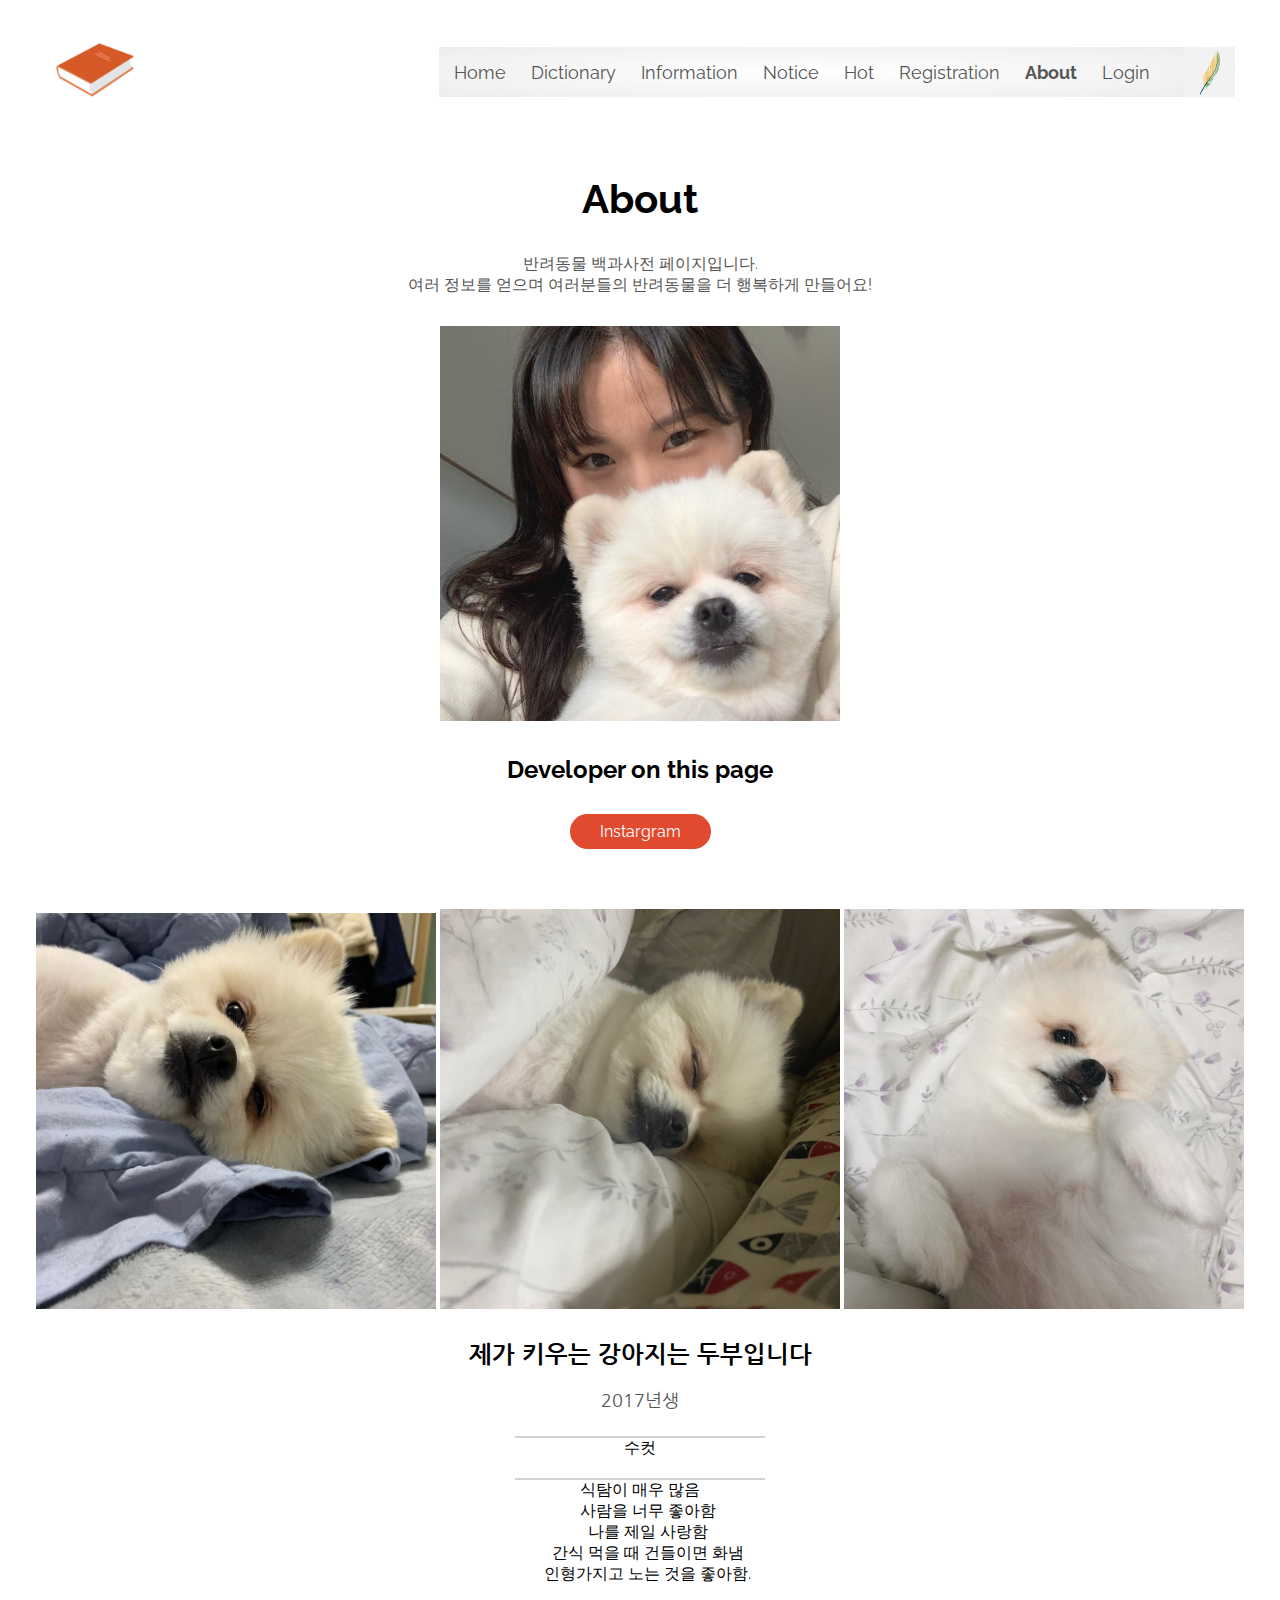
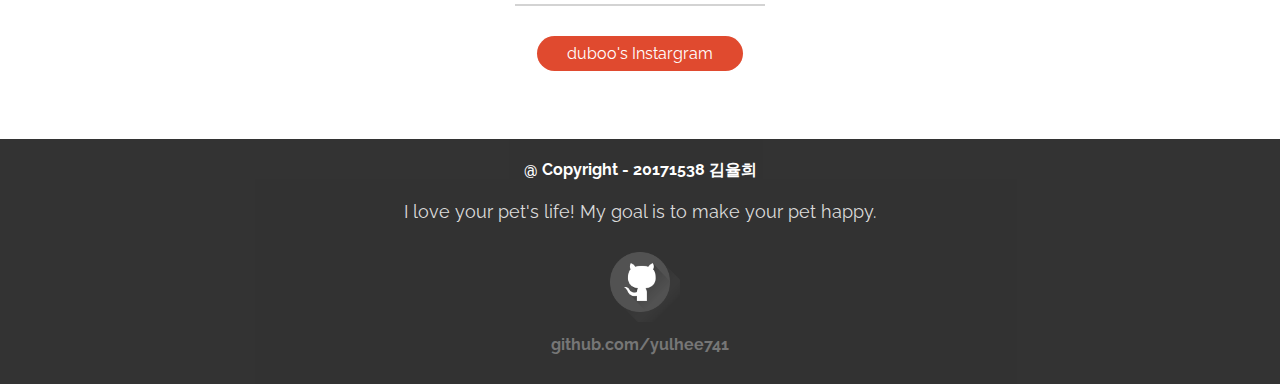
<file: about.html>
<!DOCTYPE html>
<html lang="en">
<head>
    <meta charset="UTF-8">
    <title>Luv Pet</title>
    <link rel="stylesheet" href="css/about.css">
    <link rel="preconnect" href="https://fonts.gstatic.com">
<link href="https://fonts.googleapis.com/css2?family=Raleway:ital,wght@0,300;0,600;1,300&display=swap" rel="stylesheet">
<link href="https://fonts.googleapis.com/css2?family=Do+Hyeon&family=Nanum+Gothic:wght@400;700&display=swap" rel="stylesheet">

</head>
<body>

    <div class="header">
    <div class="container">
        <div class="navbar">
            <div class="logo">
                <a href="index.html"><img src="images/logo.png" width="100px"></a>
            </div>
            <nav>
                <ul>
                    <li><a href="index.html">Home</a></li>
                    <li><a href="dictionary.html">Dictionary</a></li>
                    <div class="dropdown">
                        <li><a id="myBtn" class="dropbtn">Information</a></li>
                        <div id="myDropdown" class="dropdown-content">
                            <a href="information.html">Dog</a>
                            <a href="info_cat.html">Cat</a>
                            <a href="info_another.html">Another</a>
                          </div>
                    </div>  
                    <li><a href="notice.html">Notice</a></li>
                    <li><a href="hot.html">Hot</a></li>
                    <li><a href="registration.html">Registration</a></li>
                    <li style="font-weight: bold;"><a href="about.html">About</a></li>
                    <li><a href="login.html">Login</a></li>
                </ul>
            </nav>
            <img src="images/pen.png" width="50px" height="50px">
        </div>
        <div class="row">
            <div class="col-2">
                <h1>About</h1>
                <p>
                    반려동물 백과사전 페이지입니다. <br>
                    여러 정보를 얻으며 여러분들의 반려동물을 더 행복하게 만들어요!
                </p>
            </div>
            <div class="col-2">
                <img src="images/about1.jpg">      
                <h2>
                    Developer on this page
                </h2>
                <a href="https://www.instagram.com/yulludy/" class="btn">Instargram</a>
            </div>

            <div class="col-2">
                <img src="images/duboo1.jpg">
                <img src="images/dubbo2.jpg">  
                <img src="images/duboo3.jpg">        
                <h2 style="font-family: 'Nanum Gothic', sans-serif;">
                    제가 키우는 강아지는 두부입니다
                </h2>
                <p class="duboo"><br>
                    2017년생<br>
                    <br>
                    <hr style="border: solid 1px lightgray; width: 250px; margin:auto;">
                    수컷<br>
                    <br>
                    <hr style="border: solid 1px lightgray; width: 250px; margin:auto;">
                    식탐이 매우 많음 <br>
                    &emsp;사람을 너무 좋아함<br>
                    &emsp;나를 제일 사랑함<br>
                    &emsp;간식 먹을 때 건들이면 화냄<br>
                    &emsp;인형가지고 노는 것을 좋아함.<br>
                    <br>
                    <hr style="border: solid 1px lightgray; width: 250px; margin:auto;">
                </p>
                <a href="https://www.instagram.com/dubooang/" class="btn">duboo's Instargram</a>
            </div>
            <br> 
            <br>
        </div>
    </div>
</div>
    

    <div class="footer">
        <div class="container">
            <div class="row">
                <div class="footer-col-1">
                    <h3>@ Copyright - 20171538 김율희</h3>
                    <p>
                        I love your pet's life! My goal is to make your pet happy.
                    </p>
                </div>
            </div>
            <div class="footer-col-2">
                <a href="https://github.com/yulhee741"><img src="images/git.png"></a>
                <h3><a href="https://github.com/yulhee741">github.com/yulhee741</a></h3>
            </div>
        </div>
    </div>

    <script>
        document.getElementById("myBtn").onclick = function() {myFunction()};
        
        function myFunction() {
          document.getElementById("myDropdown").classList.toggle("show");
        }
    </script>
</body>
</html>
</file>
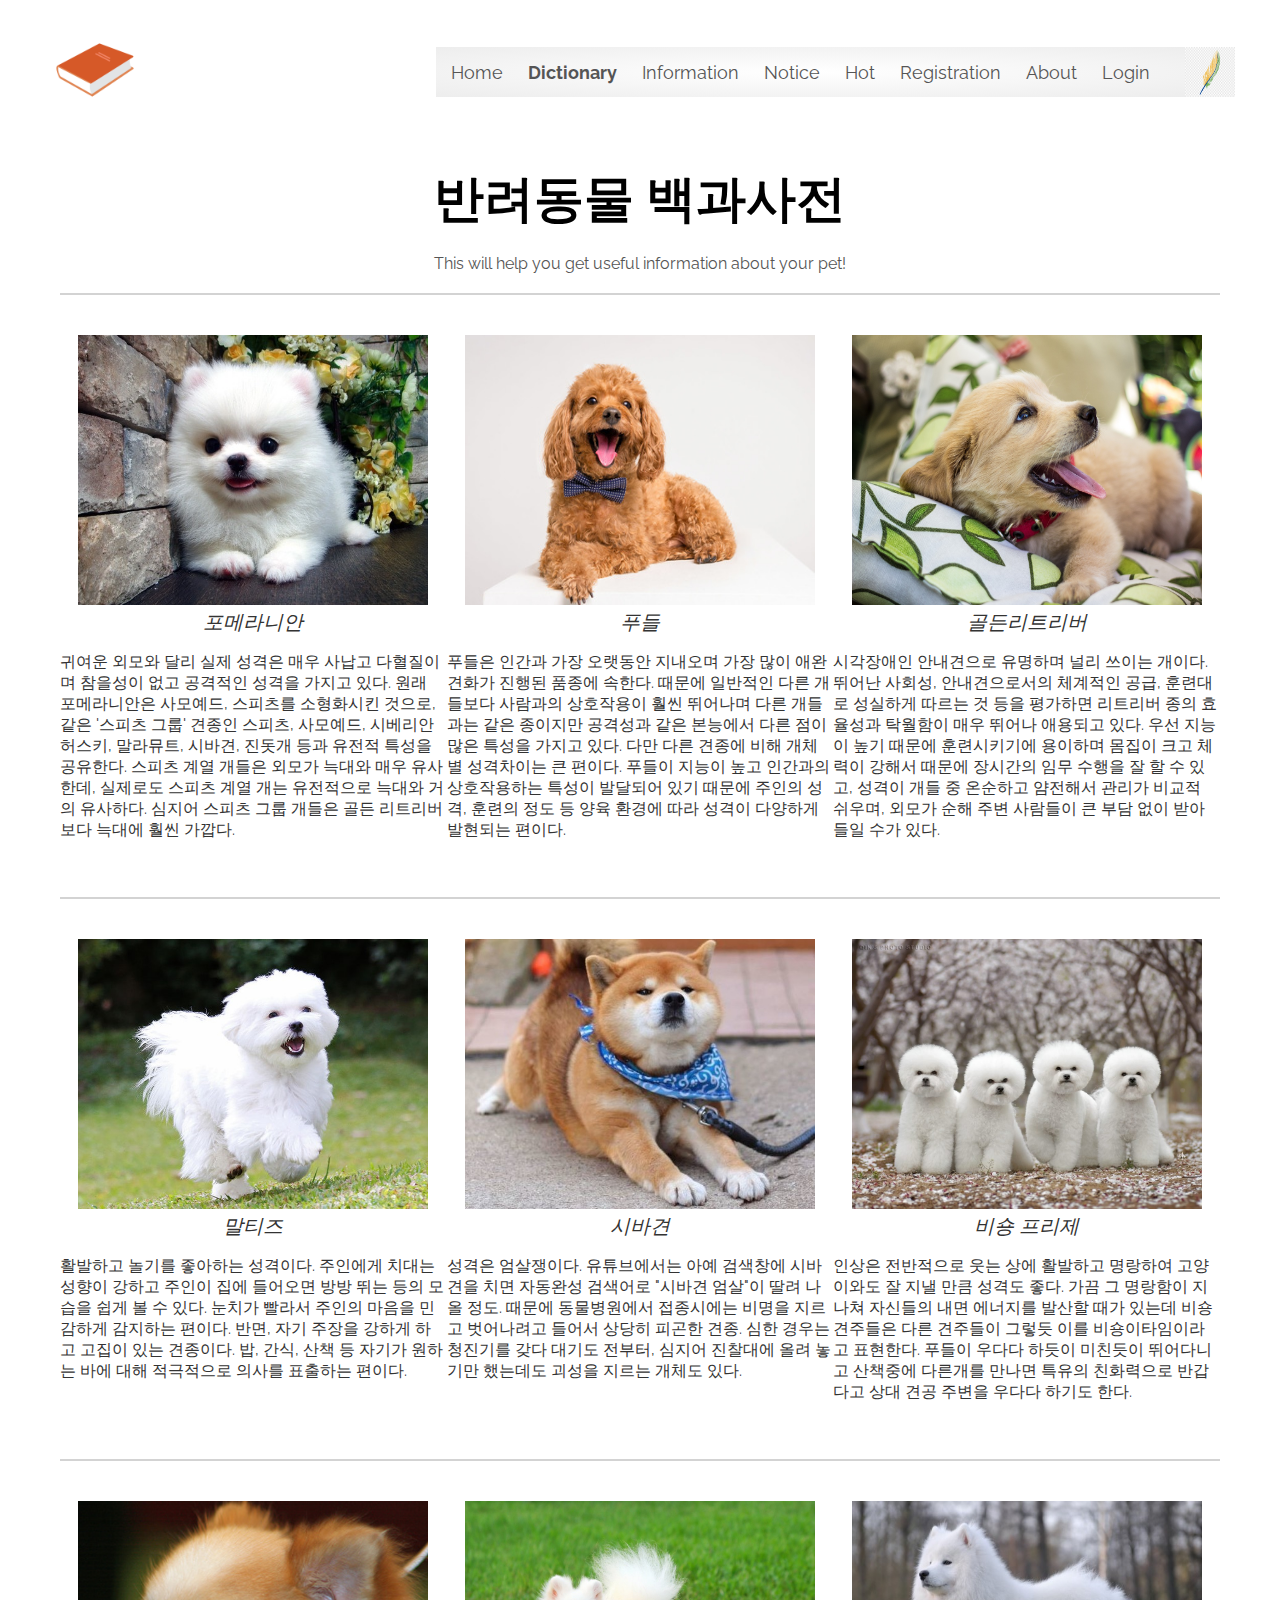
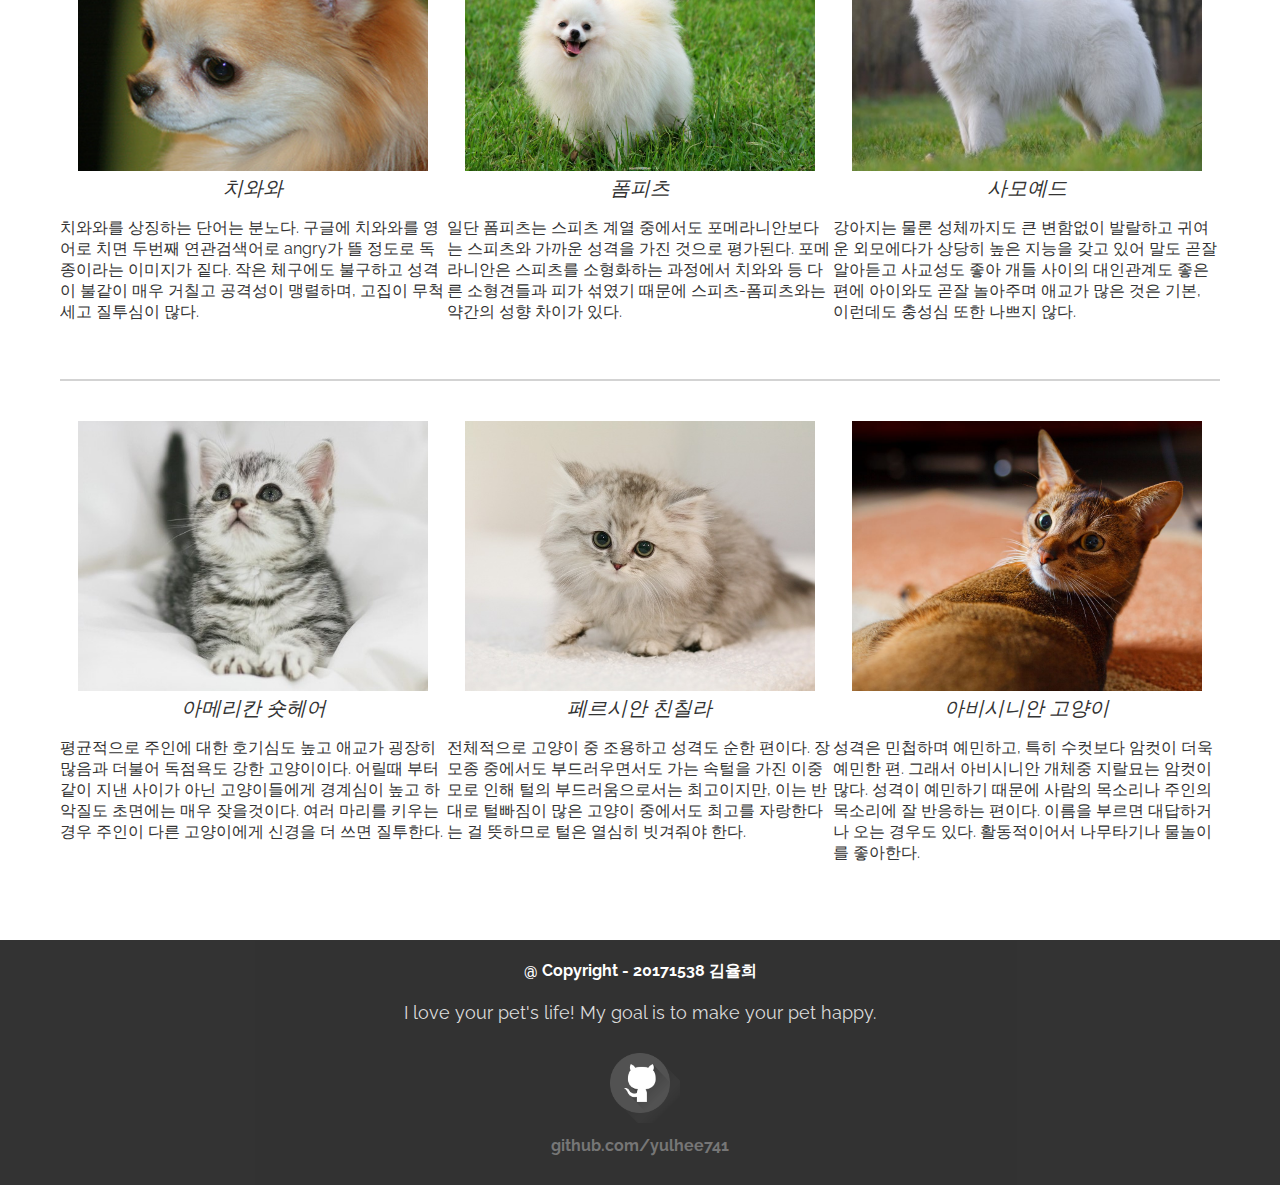
<file: dictionary.html>
<!DOCTYPE html>
<html lang="en">
<head>
    <meta charset="UTF-8">
    <title>Luv Pet</title>
    <link rel="stylesheet" href="css/dictionary.css">
    <link rel="preconnect" href="https://fonts.gstatic.com">
<link href="https://fonts.googleapis.com/css2?family=Raleway:ital,wght@0,300;0,600;1,300&display=swap" rel="stylesheet">

</head>
<body>

<div class="header">
    <div class="container">
        <div class="nav-top">
            <div class="navbar">
                <div class="logo">
                    <a href="index.html"><img src="images/logo.png" width="100px"></a>
                </div>
                <nav>
                    <ul>
                        <li><a href="index.html">Home</a></li>
                        <li style="font-weight: bold;"><a href="dictionary.html">Dictionary</a></li>
                        <div class="dropdown">
                            <li><a id="myBtn" class="dropbtn">Information</a></li>
                            <div id="myDropdown" class="dropdown-content">
                                <a href="information.html">Dog</a>
                                <a href="info_cat.html">Cat</a>
                                <a href="info_another.html">Another</a>
                              </div>
                        </div>  
                        <li><a href="notice.html">Notice</a></li>
                        <li><a href="hot.html">Hot</a></li>
                        <li><a href="registration.html">Registration</a></li>
                        <li><a href="about.html">About</a></li>
                        <li><a href="login.html">Login</a></li>
                    </ul>
                </nav>
                <img src="images/pen.png" width="50px" height="50px">
            </div>
        </div>
        <div class="row-top">
            <div class="col-2">
                <h1>반려동물 백과사전</h1>
                <p>
                    This will help you get useful information about your pet!
                </p>
            </div>
        </div>
    </div>
</div>
    


<div class="dog-section">
    <div class="inner-width">
        <hr style="border: solid 1px lightgray;">
        <div class="pers">
            <div class="pe">
                <a href="https://namu.wiki/w/%ED%8F%AC%EB%A9%94%EB%9D%BC%EB%8B%88%EC%95%88">
                    <img src="images/dog1.jpg" alt="">
                </a>
                <div class="p-name">포메라니안</div>
                <div class="p-des">
                    귀여운 외모와 달리 실제 성격은 매우 사납고 다혈질이며 참을성이 없고 공격적인 성격을 가지고 있다.
                    원래 포메라니안은 사모예드, 스피츠를 소형화시킨 것으로, 같은 '스피츠 그룹' 견종인 스피츠, 사모예드, 
                    시베리안 허스키, 말라뮤트, 시바견, 진돗개 등과 유전적 특성을 공유한다. 스피츠 계열 개들은 외모가 늑대와 매우 유사한데, 
                    실제로도 스피츠 계열 개는 유전적으로 늑대와 거의 유사하다. 심지어 스피츠 그룹 개들은 골든 리트리버보다 늑대에 훨씬 가깝다.
                </div>
            </div>
        </div>

        <div class="pers">

            <div class="pe">
                <a href="https://namu.wiki/w/%ED%91%B8%EB%93%A4">
                    <img src="images/dog2.jpg" alt="">
                </a>
                <div class="p-name">푸들</div>
                <div class="p-des">
                    푸들은 인간과 가장 오랫동안 지내오며 가장 많이 애완견화가 진행된 품종에 속한다. 
                    때문에 일반적인 다른 개들보다 사람과의 상호작용이 훨씬 뛰어나며 다른 개들과는 같은 종이지만 공격성과 같은 본능에서 다른 점이 많은 특성을 가지고 있다.
                    다만 다른 견종에 비해 개체별 성격차이는 큰 편이다. 푸들이 지능이 높고 인간과의 상호작용하는 특성이 발달되어 있기 때문에 주인의 성격, 
                    훈련의 정도 등 양육 환경에 따라 성격이 다양하게 발현되는 편이다.
                </div>
            </div>
        </div>

        <div class="pers">

            <div class="pe">
                <a href="https://namu.wiki/w/%EA%B3%A8%EB%93%A0%20%EB%A6%AC%ED%8A%B8%EB%A6%AC%EB%B2%84?from=%EA%B3%A8%EB%93%A0%EB%A6%AC%ED%8A%B8%EB%A6%AC%EB%B2%84">
                <img src="images/dog3.jpg" alt="">
                </a>
                <div class="p-name">골든리트리버</div>
                <div class="p-des">
                    시각장애인 안내견으로 유명하며 널리 쓰이는 개이다. 뛰어난 사회성, 안내견으로서의 체계적인 공급,
                    훈련대로 성실하게 따르는 것 등을 평가하면 리트리버 종의 효율성과 탁월함이 매우 뛰어나 애용되고 있다. 
                    우선 지능이 높기 때문에 훈련시키기에 용이하며 몸집이 크고 체력이 강해서 때문에 
                    장시간의 임무 수행을 잘 할 수 있고, 성격이 개들 중 온순하고 얌전해서 관리가 비교적 쉬우며, 외모가 순해 주변 사람들이 큰 부담 없이 받아들일 수가 있다. 
                </div>
            </div>
        </div>
        <hr style="border: solid 1px lightgray;">
        <div class="pers">

            <div class="pe">
                <a href="https://namu.wiki/w/%EB%AA%B0%ED%8B%B0%EC%A6%88?from=%EB%A7%90%ED%8B%B0%EC%A6%88">
                <img src="images/dog4.jpg" alt="">
                </a>
                <div class="p-name">말티즈</div>
                <div class="p-des">
                    활발하고 놀기를 좋아하는 성격이다. 주인에게 치대는 성향이 강하고 주인이 집에 들어오면 방방 뛰는 등의 모습을 쉽게 볼 수 있다. 
                    눈치가 빨라서 주인의 마음을 민감하게 감지하는 편이다. 반면, 자기 주장을 강하게 하고 고집이 있는 견종이다. 
                    밥, 간식, 산책 등 자기가 원하는 바에 대해 적극적으로 의사를 표출하는 편이다. 
                </div>
            </div>
        </div>

        <div class="pers">
           <div class="pe">
            <a href="https://namu.wiki/w/%EC%8B%9C%EB%B0%94%EA%B2%AC">
                <img src="images/dog5.jpg" alt="">
            </a>
                <div class="p-name">시바견</div>
                <div class="p-des">
                    성격은 엄살쟁이다. 유튜브에서는 아예 검색창에 시바견을 치면 자동완성 검색어로 "시바견 엄살"이 딸려 나올 정도. 
                    때문에 동물병원에서 접종시에는 비명을 지르고 벗어나려고 들어서 상당히 피곤한 견종. 심한 경우는 청진기를 갖다 대기도 전부터, 
                    심지어 진찰대에 올려 놓기만 했는데도 괴성을 지르는 개체도 있다.
                </div>
            </div>
        </div>

        <div class="pers">

            <div class="pe">
                <a href="https://namu.wiki/w/%EB%B9%84%EC%88%91%20%ED%94%84%EB%A6%AC%EC%A0%9C?from=%EB%B9%84%EC%88%91">
                <img src="images/dog6.jpg" alt="">
                </a>
                <div class="p-name">비숑 프리제</div>
                <div class="p-des">
                    인상은 전반적으로 웃는 상에 활발하고 명랑하여 고양이와도 잘 지낼 만큼 성격도 좋다. 
                    가끔 그 명랑함이 지나쳐 자신들의 내면 에너지를 발산할 때가 있는데 비숑 견주들은 다른 견주들이 그렇듯 이를 비숑이타임이라고 표현한다. 
                    푸들이 우다다 하듯이 미친듯이 뛰어다니고 산책중에 다른개를 만나면 특유의 친화력으로 반갑다고 상대 견공 주변을 우다다 하기도 한다.
                </div>
            </div>
        </div>
        <hr style="border: solid 1px lightgray;">
        <div class="pers">

            <div class="pe">
                <a href="https://namu.wiki/w/%EC%B9%98%EC%99%80%EC%99%80">
                    <img src="images/dog7.jpg" alt="">
                </a>
                <div class="p-name">치와와</div>
                <div class="p-des">
                    치와와를 상징하는 단어는 분노다. 구글에 치와와를 영어로 치면 두번째 연관검색어로 angry가 뜰 정도로 독종이라는 이미지가 짙다. 
                    작은 체구에도 불구하고 성격이 불같이 매우 거칠고 공격성이 맹렬하며, 고집이 무척 세고 질투심이 많다.
                </div>
            </div>
        </div>

        <div class="pers">

            <div class="pe">
                <a href="https://namu.wiki/w/%ED%8F%BC%ED%94%BC%EC%B8%A0">
                <img src="images/dog8.jpg" alt="">
                </a>
                <div class="p-name">폼피츠</div>
                <div class="p-des">
                    일단 폼피츠는 스피츠 계열 중에서도 포메라니안보다는 스피츠와 가까운 성격을 가진 것으로 평가된다. 
                    포메라니안은 스피츠를 소형화하는 과정에서 치와와 등 다른 소형견들과 피가 섞였기 때문에 
                    스피츠-폼피츠와는 약간의 성향 차이가 있다.
                </div>
            </div>
        </div>

        <div class="pers">

            <div class="pe">
                <a href="https://namu.wiki/w/%EC%82%AC%EB%AA%A8%EC%98%88%EB%93%9C">
                <img src="images/dog9.jpg" alt="">
                </a>
                <div class="p-name">사모예드</div>
                <div class="p-des">
                    강아지는 물론 성체까지도 큰 변함없이 발랄하고 귀여운 외모에다가 상당히 높은 지능을 갖고 있어 말도 곧잘 알아듣고 
                    사교성도 좋아 개들 사이의 대인관계도 좋은 편에 아이와도 곧잘 놀아주며 애교가 많은 것은 기본, 이런데도 충성심 또한 나쁘지 않다.
                </div>
            </div>
        </div>
        <hr style="border: solid 1px lightgray;">
        <div class="pers">

            <div class="pe">
                <a href="https://namu.wiki/w/%EC%95%84%EB%A9%94%EB%A6%AC%EC%B9%B8%20%EC%87%BC%ED%8A%B8%ED%97%A4%EC%96%B4">
                <img src="images/cat_dic1.jpg" alt="">
                </a>
                <div class="p-name">아메리칸 숏헤어</div>
                <div class="p-des">
                    평균적으로 주인에 대한 호기심도 높고 애교가 굉장히 많음과 더불어 독점욕도 강한 고양이이다. 
                    어릴때 부터 같이 지낸 사이가 아닌 고양이들에게 경계심이 높고 하악질도 초면에는 매우 잦을것이다.
                    여러 마리를 키우는 경우 주인이 다른 고양이에게 신경을 더 쓰면 질투한다.
                </div>
            </div>
        </div>

        <div class="pers">

            <div class="pe">
                <a href="https://namu.wiki/w/%ED%8E%98%EB%A5%B4%EC%8B%9C%EC%95%88">
                <img src="images/cat_dic2.jpg" alt="">
                </a>
                <div class="p-name">페르시안 친칠라</div>
                <div class="p-des">
                    전체적으로 고양이 중 조용하고 성격도 순한 편이다. 
                    장모종 중에서도 부드러우면서도 가는 속털을 가진 이중모로 인해 털의 부드러움으로서는 최고이지만, 
                    이는 반대로 털빠짐이 많은 고양이 중에서도 최고를 자랑한다는 걸 뜻하므로 털은 열심히 빗겨줘야 한다.
                </div>
            </div>
        </div>

        <div class="pers">

            <div class="pe">
                <a href="https://namu.wiki/w/%EC%95%84%EB%B9%84%EC%8B%9C%EB%8B%88%EC%95%88%20%EA%B3%A0%EC%96%91%EC%9D%B4?from=%EC%95%84%EB%B9%84%EC%8B%9C%EB%8B%88%EC%95%88">
                <img src="images/cat_dic3.jpg" alt="">
                </a>
                <div class="p-name">아비시니안 고양이</div>
                <div class="p-des">
                    성격은 민첩하며 예민하고, 특히 수컷보다 암컷이 더욱 예민한 편. 그래서 아비시니안 개체중 지랄묘는 암컷이 많다.
                     성격이 예민하기 때문에 사람의 목소리나 주인의 목소리에 잘 반응하는 편이다. 
                     이름을 부르면 대답하거나 오는 경우도 있다. 활동적이어서 나무타기나 물놀이를 좋아한다. 
                </div>
            </div>
        </div>


    </div>
</div>


    <div class="footer">
        <div class="container">
            <div class="row">
                <div class="footer-col-1">
                    <h3>@ Copyright - 20171538 김율희</h3>
                    <p>
                        I love your pet's life! My goal is to make your pet happy.
                    </p>
                </div>
            </div>
            <div class="footer-col-2">
                <a href="https://github.com/yulhee741"><img src="images/git.png"></a>
                <h3><a href="https://github.com/yulhee741">github.com/yulhee741</a></h3>
            </div>
        </div>
    </div>

    <script>
        document.getElementById("myBtn").onclick = function() {myFunction()};
        
        function myFunction() {
          document.getElementById("myDropdown").classList.toggle("show");
        }
    </script>
</body>
</html>
</file>
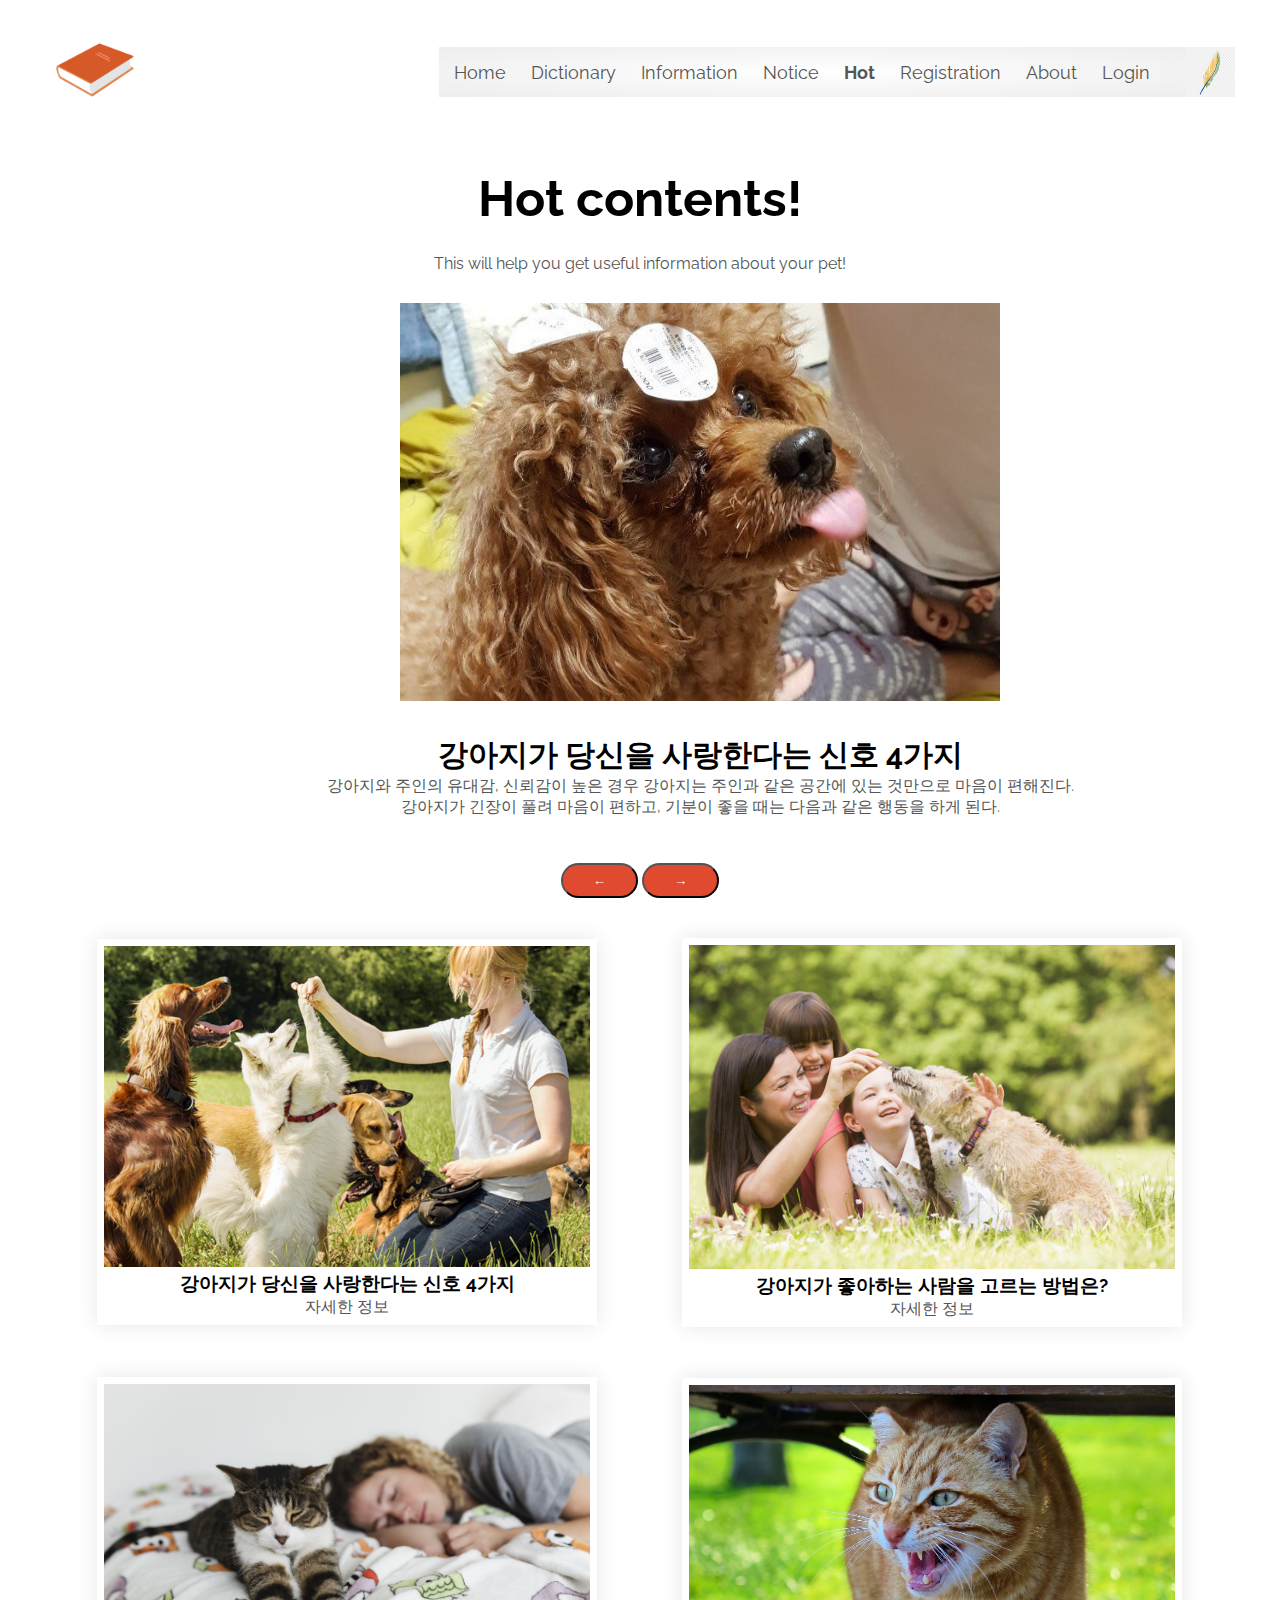
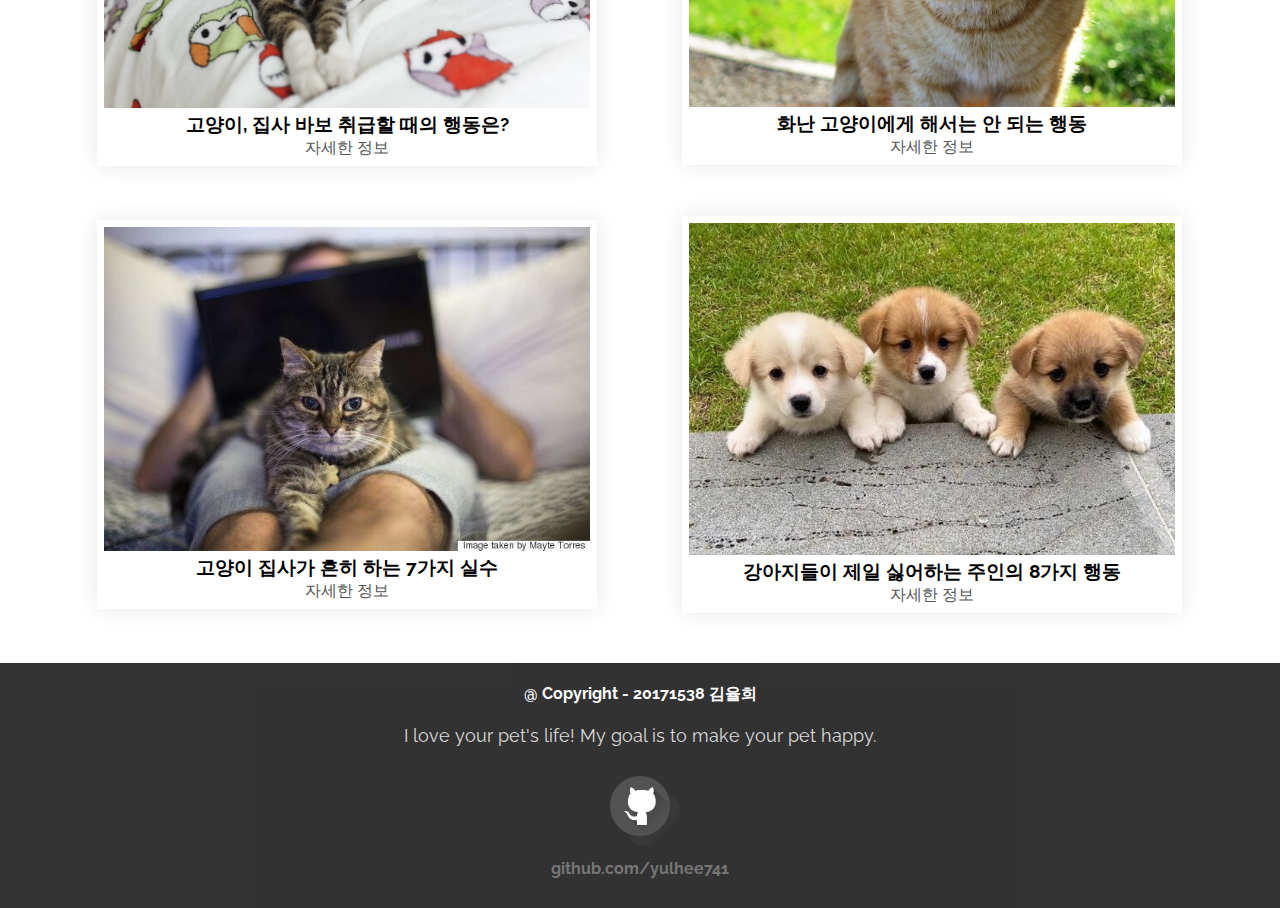
<file: hot.html>
<!DOCTYPE html>
<html lang="en">
<head>
    <meta charset="UTF-8">
    <title>Luv Pet</title>
    <link rel="stylesheet" href="css/hot.css">
    <link rel="preconnect" href="https://fonts.gstatic.com">
<link href="https://fonts.googleapis.com/css2?family=Raleway:ital,wght@0,300;0,600;1,300&display=swap" rel="stylesheet">
<style>
    div.item:nth-child(1) { background:#fff; }
    div.item:nth-child(2) { background: #fff; }
    div.item:nth-child(3) { background-color: #fff; }
</style>
<script src="https://code.jquery.com/jquery-3.4.1.js"></script>
<script>
    $(document).ready(function () {
        var width = $('[data-role="slider"]').attr('data-width');
        var height = $('[data-role="slider"]').attr('data-height');
        var count = $('[data-role="slider"] div.item').length;

        $('[data-role="slider"]').css({
            position: 'relative',
            overflow: 'hidden',
            width: width,
            height: height
        }).find('.container2').css({
            position: 'absolute',
            width: count * width,
            overflow: 'hidden'
        }).find('.item').css({
            width: width,
            height: height,
            float: 'left'
        });

        var currentPage = 0;
        var changePage = function () {
            $('[data-role="slider"] > .container2').animate({
                left: -currentPage * width
            }, 1350);
        };

        $('#left-button').click(function () {
            if(currentPage > 0) {
                currentPage = currentPage - 1;
                changePage();
            }
        });

        $('#right-button').click(function () {
            if (currentPage < count - 1) {
                currentPage = currentPage + 1;
                changePage();
            }
        });
    });
</script>
</head>
<body>

    <div class="header">
    <div class="container">
        <div class="nav-top">
            <div class="navbar">
                <div class="logo">
                    <a href="index.html"><img src="images/logo.png" width="100px"></a>
                </div>
                <nav>
                    <ul>
                        <li><a href="index.html">Home</a></li>
                        <li><a href="dictionary.html">Dictionary</a></li>
                        <div class="dropdown">
                            <li><a id="myBtn" class="dropbtn">Information</a></li>
                            <div id="myDropdown" class="dropdown-content">
                                <a href="information.html">Dog</a>
                                <a href="info_cat.html">Cat</a>
                                <a href="info_another.html">Another</a>
                              </div>
                        </div>  
                        <li><a href="notice.html">Notice</a></li>
                        <li style="font-weight: bold;"><a href="hot.html">Hot</a></li>
                        <li><a href="registration.html">Registration</a></li>
                        <li><a href="about.html">About</a></li>
                        <li><a href="login.html">Login</a></li>
                    </ul>
                </nav>
                <img src="images/pen.png" width="50px" height="50px">
            </div>
        </div>
        <div class="row-top">
            <div class="col-2">
                <h1>Hot contents!</h1>
                <p>
                    This will help you get useful information about your pet!
                </p>
            </div>

            <div class="col-2">
                <div data-role="slider" data-width="1350" data-height="550">
                    <div class="container2" style="margin-bottom:0px;">
                        <div class="item">
                            <img src="images/hot-choco.jpg">
                            <h2 style="font-size:30px;">강아지가 당신을 사랑한다는 신호 4가지</h2>
                            <p>강아지와 주인의 유대감, 신뢰감이 높은 경우 강아지는 주인과 같은 공간에 있는 것만으로 마음이 편해진다. <br>
                                강아지가 긴장이 풀려 마음이 편하고, 기분이 좋을 때는 다음과 같은 행동을 하게 된다.
                            </p>
                        </div>
                        <div class="item">
                            <img src="images/image3.jpg">
                            <h2 style="font-size:30px;">강아지가 좋아하는 사람을 고르는 방법은?</h2>
                            <p>과연 강아지가 좋아하는 사람을 고르는 방법은 무엇일까?</p>
                        </div>
                        <div class="item">
                            <img src="images/image4.jpg">
                            <h2 style="font-size:30px;">고양이, 집사 바보 취급할 때의 행동은?</h2>
                            <p>야생에서 단독 생활을 하는 고양이는 기본적으로 복종에 대한 개념이 없다. <br>
                            따라서 집사와의 생활에서도 집사를 주인이라고 생각하기 보다는 엄마 또는 동료라고 생각한다.
                        </div>
                    </div>
                </div>
                <button id="left-button" class="btn">←</button>
                <button id="right-button" class="btn">→</button>

            </div>
        </div>
    </div>
</div>
    



<div class="small-container">
    <div class="row">
            <div class="col-4">
                <img src="images/image2.jpg">
                <h3>강아지가 당신을 사랑한다는 신호 4가지</h3>
                <a href="https://mypetlife.co.kr/8926/">
                <p>자세한 정보</p>
                </a>
            </div>
        <div class="col-4">
            <img src="images/image3.jpg">
            <h3>강아지가 좋아하는 사람을 고르는 방법은?</h3>
            <a href="https://mypetlife.co.kr/64946/">
            <p>자세한 정보</p>
            </a>
        </div>
        <div class="col-4">
            <img src="images/image4.jpg">
            <h3>고양이, 집사 바보 취급할 때의 행동은?</h3>
            <a href="https://mypetlife.co.kr/64198/">
            <p>자세한 정보</p>
            </a>
        </div>
        <div class="col-4">
            <img src="images/cat_hot1.jpg">
            <h3>화난 고양이에게 해서는 안 되는 행동</h3>
            <a href="https://m.post.naver.com/viewer/postView.nhn?volumeNo=27822333">
            <p>자세한 정보</p>
            </a>
        </div>
        <div class="col-4">
            <img src="images/hot_cat2.jpg">
            <h3>고양이 집사가 흔히 하는 7가지 실수</h3>
            <a href="https://binubaguni.tistory.com/150">
            <p>자세한 정보</p>
            </a>
        </div>
        <div class="col-4">
            <img src="images/image5.jpg">
            <h3>강아지들이 제일 싫어하는 주인의 8가지 행동</h3>
            <a href="https://www.animalplanet.co.kr/news/?artNo=9943">
            <p>자세한 정보</p>
            </a>
        </div>
    </div>
</div>

    

    <div class="footer">
        <div class="container">
            <div class="row">
                <div class="footer-col-1">
                    <h3>@ Copyright - 20171538 김율희</h3>
                    <p>
                        I love your pet's life! My goal is to make your pet happy.
                    </p>
                </div>
            </div>
            <div class="footer-col-2">
                <a href="https://github.com/yulhee741"><img src="images/git.png"></a>
                <h3><a href="https://github.com/yulhee741">github.com/yulhee741</a></h3>
            </div>
        </div>
    </div>

    <script>
        document.getElementById("myBtn").onclick = function() {myFunction()};
        
        function myFunction() {
          document.getElementById("myDropdown").classList.toggle("show");
        }
    </script>
</body>
</html>
</file>
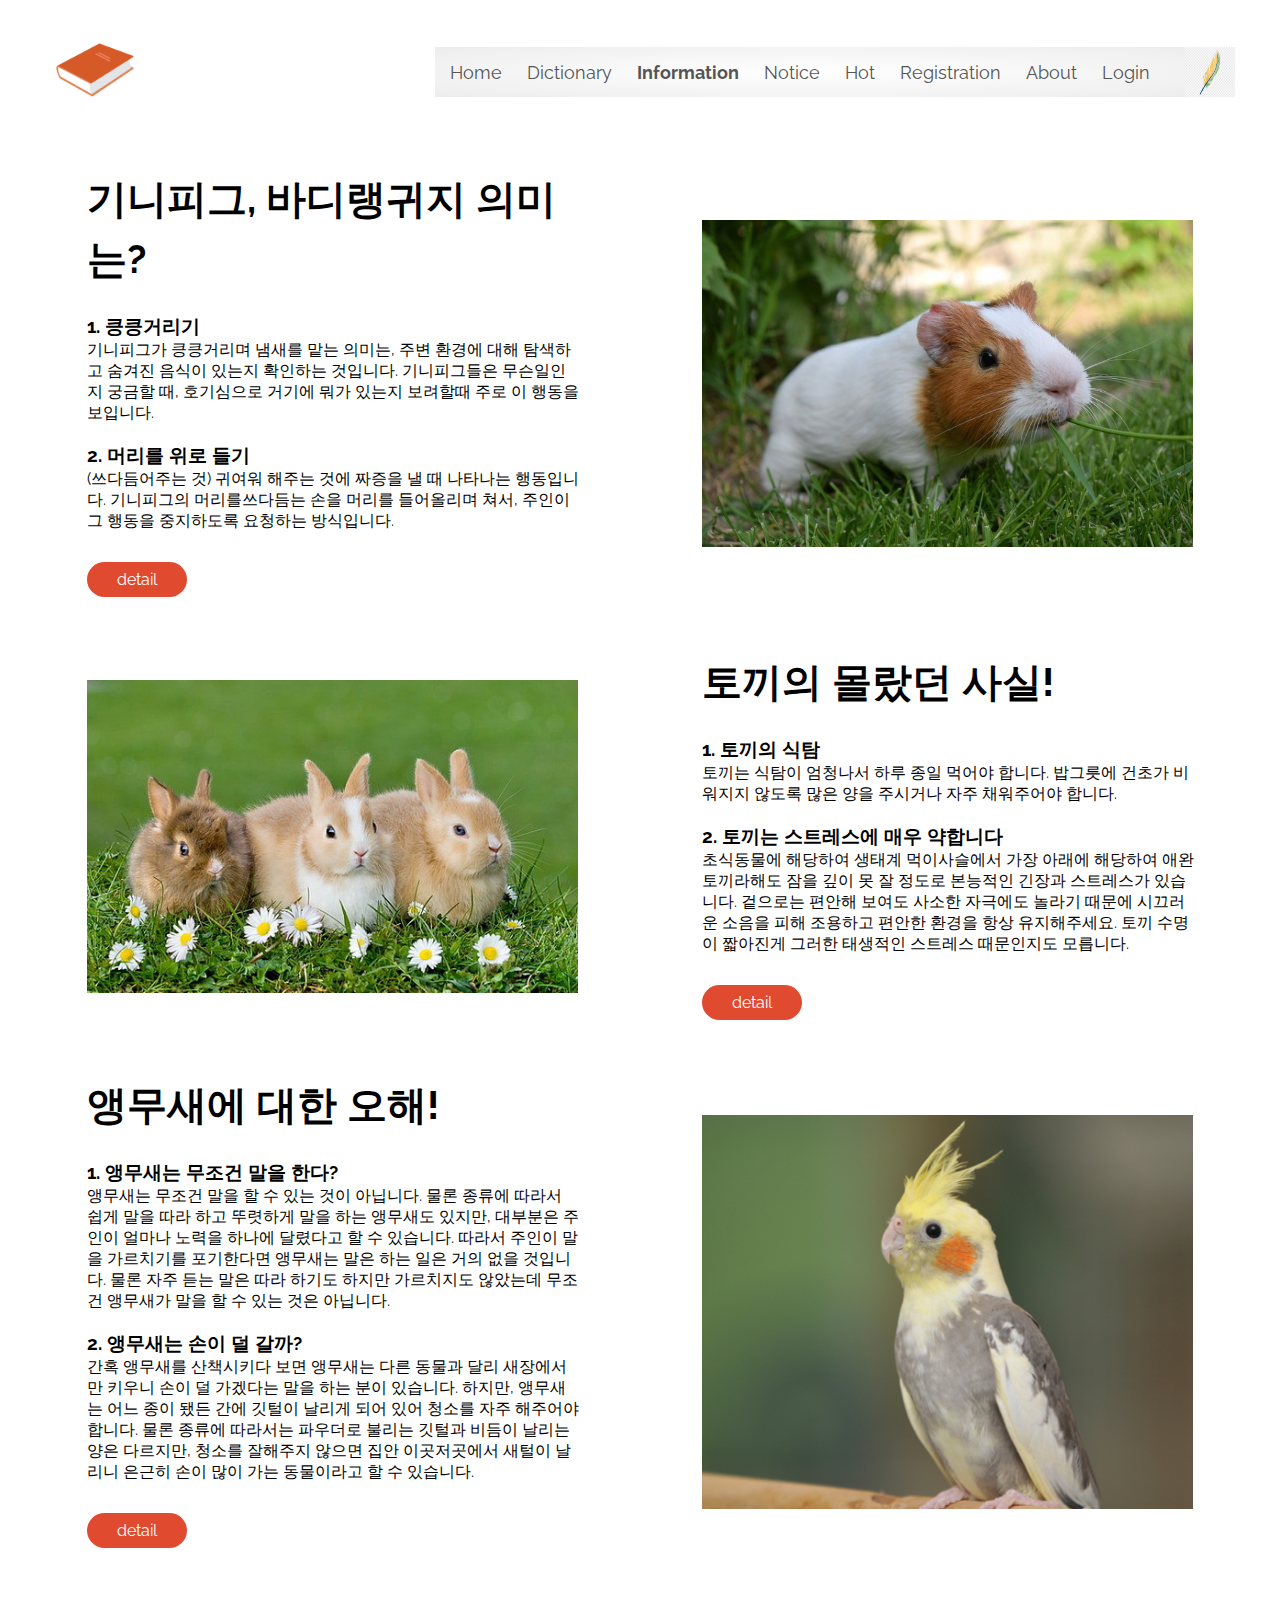
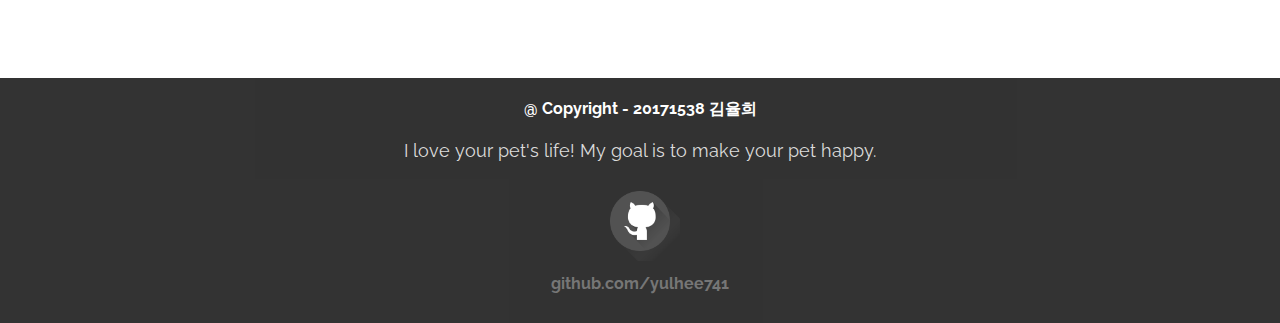
<file: info_another.html>
<!DOCTYPE html>
<html lang="en">
<head>
    <meta charset="UTF-8">
    <title>Luv Pet</title>
    <link rel="stylesheet" href="css/information.css">
    <link rel="preconnect" href="https://fonts.gstatic.com">
<link href="https://fonts.googleapis.com/css2?family=Raleway:ital,wght@0,300;0,600;1,300&display=swap" rel="stylesheet">
</head>
<body>

    <div class="header">
    <div class="container">
        <div class="navbar">
            <div class="logo">
                <a href="index.html"><img src="images/logo.png" width="100px"></a>
            </div>
            <nav>
                <ul>
                    <li><a href="index.html">Home</a></li>
                    <li><a href="dictionary.html">Dictionary</a></li>
                    <div class="dropdown">
                        <li style="font-weight: bold;"><a id="myBtn" class="dropbtn">Information</a></li>
                        <div id="myDropdown" class="dropdown-content">
                            <a href="information.html">Dog</a>
                            <a href="info_cat.html">Cat</a>
                            <a href="info_another.html">Another</a>
                          </div>
                    </div>  
                    <li><a href="notice.html">Notice</a></li>
                    <li><a href="hot.html">Hot</a></li>
                    <li><a href="registration.html">Registration</a></li>
                    <li><a href="about.html">About</a></li>
                    <li><a href="login.html">Login</a></li>
                </ul>
            </nav>
            <img src="images/pen.png" width="50px" height="50px">
        </div>
        <div class="row" style="margin-bottom: 100px;">
            <div class="col-2">
                <h1>기니피그, 바디랭귀지 의미는?</h1>
                <p>
                    <p>
                        <h3>1. 킁킁거리기 <br></h3>
                        기니피그가 킁킁거리며 냄새를 맡는 의미는, 주변 환경에 대해 탐색하고 숨겨진 음식이 있는지 확인하는 것입니다.
                        기니피그들은 무슨일인지 궁금할 때, 호기심으로 거기에 뭐가 있는지 보려할때 주로 이 행동을 보입니다.
                    </p>
                    <br>
                    <p>
                        <h3>2. 머리를 위로 들기 <br></h3>
                        (쓰다듬어주는 것) 귀여워 해주는 것에 짜증을 낼 때 나타나는 행동입니다. 기니피그의 머리를쓰다듬는 손을
                        머리를 들어올리며 쳐서, 주인이 그 행동을 중지하도록 요청하는 방식입니다.
                    </p>
                </p>
                <a href="https://m.blog.naver.com/gywls3343/220787553712" class="btn">detail</a>
            </div>
            <div class="col-2">
                <img src="images/gini.jpg">
            </div>
            <div class="col-2">
                <img src="images/rabbit.png">
            </div>
            <div class="col-2">
                <h1>토끼의 몰랐던 사실!</h1>
                <p>
                    <p>
                        <h3>1. 토끼의 식탐 <br></h3>
                        토끼는 식탐이 엄청나서 하루 종일 먹어야 합니다. 밥그릇에 건초가 비워지지 않도록 많은 양을 주시거나 자주 채워주어야 합니다.
                    </p>
                    <br>
                    <p>
                        <h3>2. 토끼는 스트레스에 매우 약합니다 <br></h3>
                        초식동물에 해당하여 생태계 먹이사슬에서 가장 아래에 해당하여 애완 토끼라해도 잠을 깊이 못 잘 정도로 본능적인 긴장과 스트레스가 있습니다.
                        겉으로는 편안해 보여도 사소한 자극에도 놀라기 때문에 시끄러운 소음을 피해 조용하고 편안한 환경을 항상 유지해주세요.
                        토끼 수명이 짧아진게 그러한 태생적인 스트레스 때문인지도 모릅니다.
                    </p>
                <a href="https://m.blog.naver.com/hansolpet/221494778072" class="btn">detail</a>
            </div>

            <div class="col-2">
                <h1>앵무새에 대한 오해!</h1>
                <p>
                    <p>
                        <h3>1. 앵무새는 무조건 말을 한다? <br></h3>
                        앵무새는 무조건 말을 할 수 있는 것이 아닙니다. 물론 종류에 따라서 쉽게 말을 따라 하고 뚜렷하게 말을 하는 앵무새도 있지만,
                        대부분은 주인이 얼마나 노력을 하나에 달렸다고 할 수 있습니다. 따라서 주인이 말을 가르치기를 포기한다면 앵무새는 말은 하는 일은 거의 없을 것입니다.
                        물론 자주 듣는 말은 따라 하기도 하지만 가르치지도 않았는데 무조건 앵무새가 말을 할 수 있는 것은 아닙니다.

                    </p>
                    <br>
                    <p>
                        <h3>2. 앵무새는 손이 덜 갈까? <br></h3>
                        간혹 앵무새를 산책시키다 보면 앵무새는 다른 동물과 달리 새장에서만 키우니 손이 덜 가겠다는 말을 하는 분이 있습니다. 
                        하지만, 앵무새는 어느 종이 됐든 간에 깃털이 날리게 되어 있어 청소를 자주 해주어야 합니다.
                        물론 종류에 따라서는 파우더로 불리는 깃털과 비듬이 날리는 양은 다르지만, 청소를 잘해주지 않으면 집안 이곳저곳에서 새털이 날리니 은근히 손이 많이 가는 동물이라고 할 수 있습니다.
                    </p>
                </p>
                <a href="https://honestreview.tistory.com/130" class="btn">detail</a>
            </div>
            <div class="col-2">
                <img src="images/bird.jpg">
            </div>

        </div>        
    </div>
</div>
    

    <div class="footer">
        <div class="container">
            <div class="row">
                <div class="footer-col-1">
                    <h3>@ Copyright - 20171538 김율희</h3>
                    <p>
                        I love your pet's life! My goal is to make your pet happy.
                    </p>
                </div>
            </div>
            <div class="footer-col-2">
                <a href="https://github.com/yulhee741"><img src="images/git.png"></a>
                <h3><a href="https://github.com/yulhee741">github.com/yulhee741</a></h3>
            </div>
        </div>
    </div>

    <script>
        document.getElementById("myBtn").onclick = function() {myFunction()};
        
        function myFunction() {
          document.getElementById("myDropdown").classList.toggle("show");
        }
    </script>
</body>
</html>
</file>
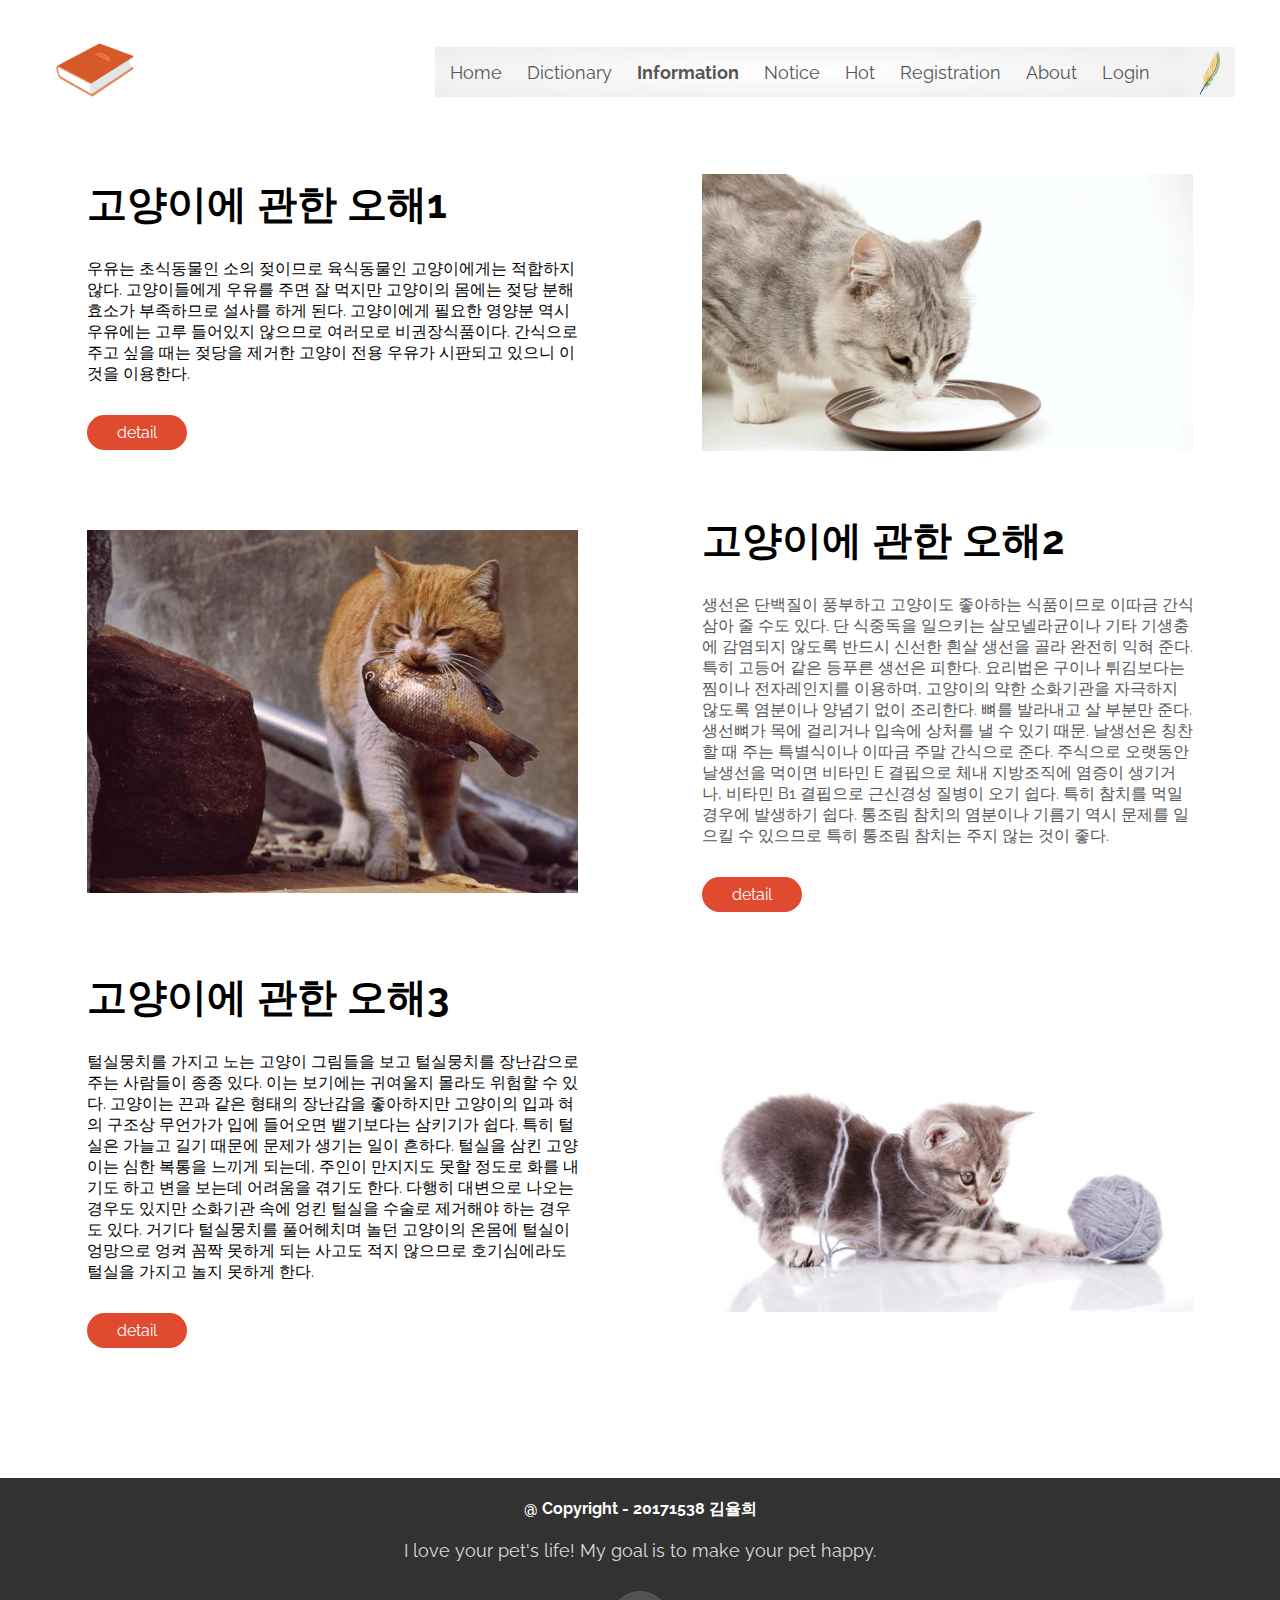
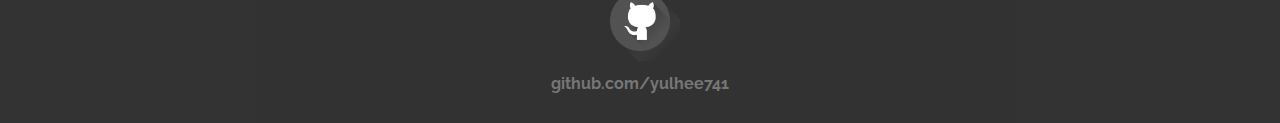
<file: info_cat.html>
<!DOCTYPE html>
<html lang="en">
<head>
    <meta charset="UTF-8">
    <title>Luv Pet</title>
    <link rel="stylesheet" href="css/information.css">
    <link rel="preconnect" href="https://fonts.gstatic.com">
<link href="https://fonts.googleapis.com/css2?family=Raleway:ital,wght@0,300;0,600;1,300&display=swap" rel="stylesheet">
</head>
<body>

    <div class="header">
    <div class="container">
        <div class="navbar">
            <div class="logo">
                <a href="index.html"><img src="images/logo.png" width="100px"></a>
            </div>
            <nav>
                <ul>
                    <li><a href="index.html">Home</a></li>
                    <li><a href="dictionary.html">Dictionary</a></li>
                    <div class="dropdown">
                        <li style="font-weight: bold;"><a id="myBtn" class="dropbtn">Information</a></li>
                        <div id="myDropdown" class="dropdown-content">
                            <a href="information.html">Dog</a>
                            <a href="info_cat.html">Cat</a>
                            <a href="info_another.html">Another</a>
                          </div>
                    </div>  
                    <li><a href="notice.html">Notice</a></li>
                    <li><a href="hot.html">Hot</a></li>
                    <li><a href="registration.html">Registration</a></li>
                    <li><a href="about.html">About</a></li>
                    <li><a href="login.html">Login</a></li>
                </ul>
            </nav>
            <img src="images/pen.png" width="50px" height="50px">
        </div>
        <div class="row" style="margin-bottom: 100px;">
            <div class="col-2">
                <h1>고양이에 관한 오해1</h1>
                <p>
                    <div>
                        우유는 초식동물인 소의 젖이므로 육식동물인 고양이에게는 적합하지 않다.

                        고양이들에게 우유를 주면 잘 먹지만 고양이의 몸에는 젖당 분해효소가 부족하므로 설사를 하게 된다.
                        
                        고양이에게 필요한 영양분 역시 우유에는 고루 들어있지 않으므로 여러모로 비권장식품이다.
                        
                        간식으로 주고 싶을 때는 젖당을 제거한 고양이 전용 우유가 시판되고 있으니 이것을 이용한다.
                    </div>
                    
                </p>
                <a href="https://playcat.kr/board/free/read.html?no=176&board_no=1002" class="btn">detail</a>
            </div>
            <div class="col-2">
                <img src="images/cat_info1.jpg">
            </div>
            <div class="col-2">
                <img src="images/cat_info2.jpg">
            </div>
            <div class="col-2">
                <h1>고양이에 관한 오해2</h1>
                <p>
                    생선은 단백질이 풍부하고 고양이도 좋아하는 식품이므로 이따금 간식삼아 줄 수도 있다.

                    단 식중독을 일으키는 살모넬라균이나 기타 기생충에 감염되지 않도록 반드시 신선한 흰살 생선을 골라 완전히 익혀 준다.
                    
                    특히 고등어 같은 등푸른 생선은 피한다. 요리법은 구이나 튀김보다는 찜이나 전자레인지를 이용하며,
                    
                    고양이의 약한 소화기관을 자극하지 않도록 염분이나 양념기 없이 조리한다.
                    
                    뼈를 발라내고 살 부분만 준다.
                    
                    생선뼈가 목에 걸리거나 입속에 상처를 낼 수 있기 때문. 날생선은 칭찬할 때 주는 특별식이나 이따금 주말 간식으로 준다.
                    
                    주식으로 오랫동안 날생선을 먹이면 비타민 E 결핍으로 체내 지방조직에 염증이 생기거나, 비타민 B1 결핍으로 근신경성 질병이 오기 쉽다.
                    
                    특히 참치를 먹일 경우에 발생하기 쉽다.
                    
                    통조림 참치의 염분이나 기름기 역시 문제를 일으킬 수 있으므로 특히 통조림 참치는 주지 않는 것이 좋다.
                </p>
                <a href="https://playcat.kr/board/free/read.html?no=176&board_no=1002" class="btn">detail</a>
            </div>
            <div class="col-2">
                <h1>고양이에 관한 오해3</h1>
                <p>
                    <div>
                        털실뭉치를 가지고 노는 고양이 그림들을 보고 털실뭉치를 장난감으로 주는 사람들이 종종 있다. 이는 보기에는 귀여울지 몰라도 위험할 수 있다. 
                        고양이는 끈과 같은 형태의 장난감을 좋아하지만 고양이의 입과 혀의 구조상 무언가가 입에 들어오면 뱉기보다는 삼키기가 쉽다.
                        특히 털실은 가늘고 길기 때문에 문제가 생기는 일이 흔하다. 
                        털실을 삼킨 고양이는 심한 복통을 느끼게 되는데, 주인이 만지지도 못할 정도로 화를 내기도 하고 변을 보는데 어려움을 겪기도 한다.
                        다행히 대변으로 나오는 경우도 있지만 소화기관 속에 엉킨 털실을 수술로 제거해야 하는 경우도 있다.
                        거기다 털실뭉치를 풀어헤치며 놀던 고양이의 온몸에 털실이 엉망으로 엉켜 꼼짝 못하게 되는 사고도 적지 않으므로 호기심에라도 털실을 가지고 놀지 못하게 한다.
                    </div>
                    
                </p>
                <a href="https://playcat.kr/board/free/read.html?no=176&board_no=1002" class="btn">detail</a>
            </div>
            <div class="col-2">
                <img src="images/cat_info3.jpg">
            </div>
        </div>        
    </div>
</div>
    

    <div class="footer">
        <div class="container">
            <div class="row">
                <div class="footer-col-1">
                    <h3>@ Copyright - 20171538 김율희</h3>
                    <p>
                        I love your pet's life! My goal is to make your pet happy.
                    </p>
                </div>
            </div>
            <div class="footer-col-2">
                <a href="https://github.com/yulhee741"><img src="images/git.png"></a>
                <h3><a href="https://github.com/yulhee741">github.com/yulhee741</a></h3>
            </div>
        </div>
    </div>

    <script>
        document.getElementById("myBtn").onclick = function() {myFunction()};
        
        function myFunction() {
          document.getElementById("myDropdown").classList.toggle("show");
        }
    </script>
</body>
</html>
</file>
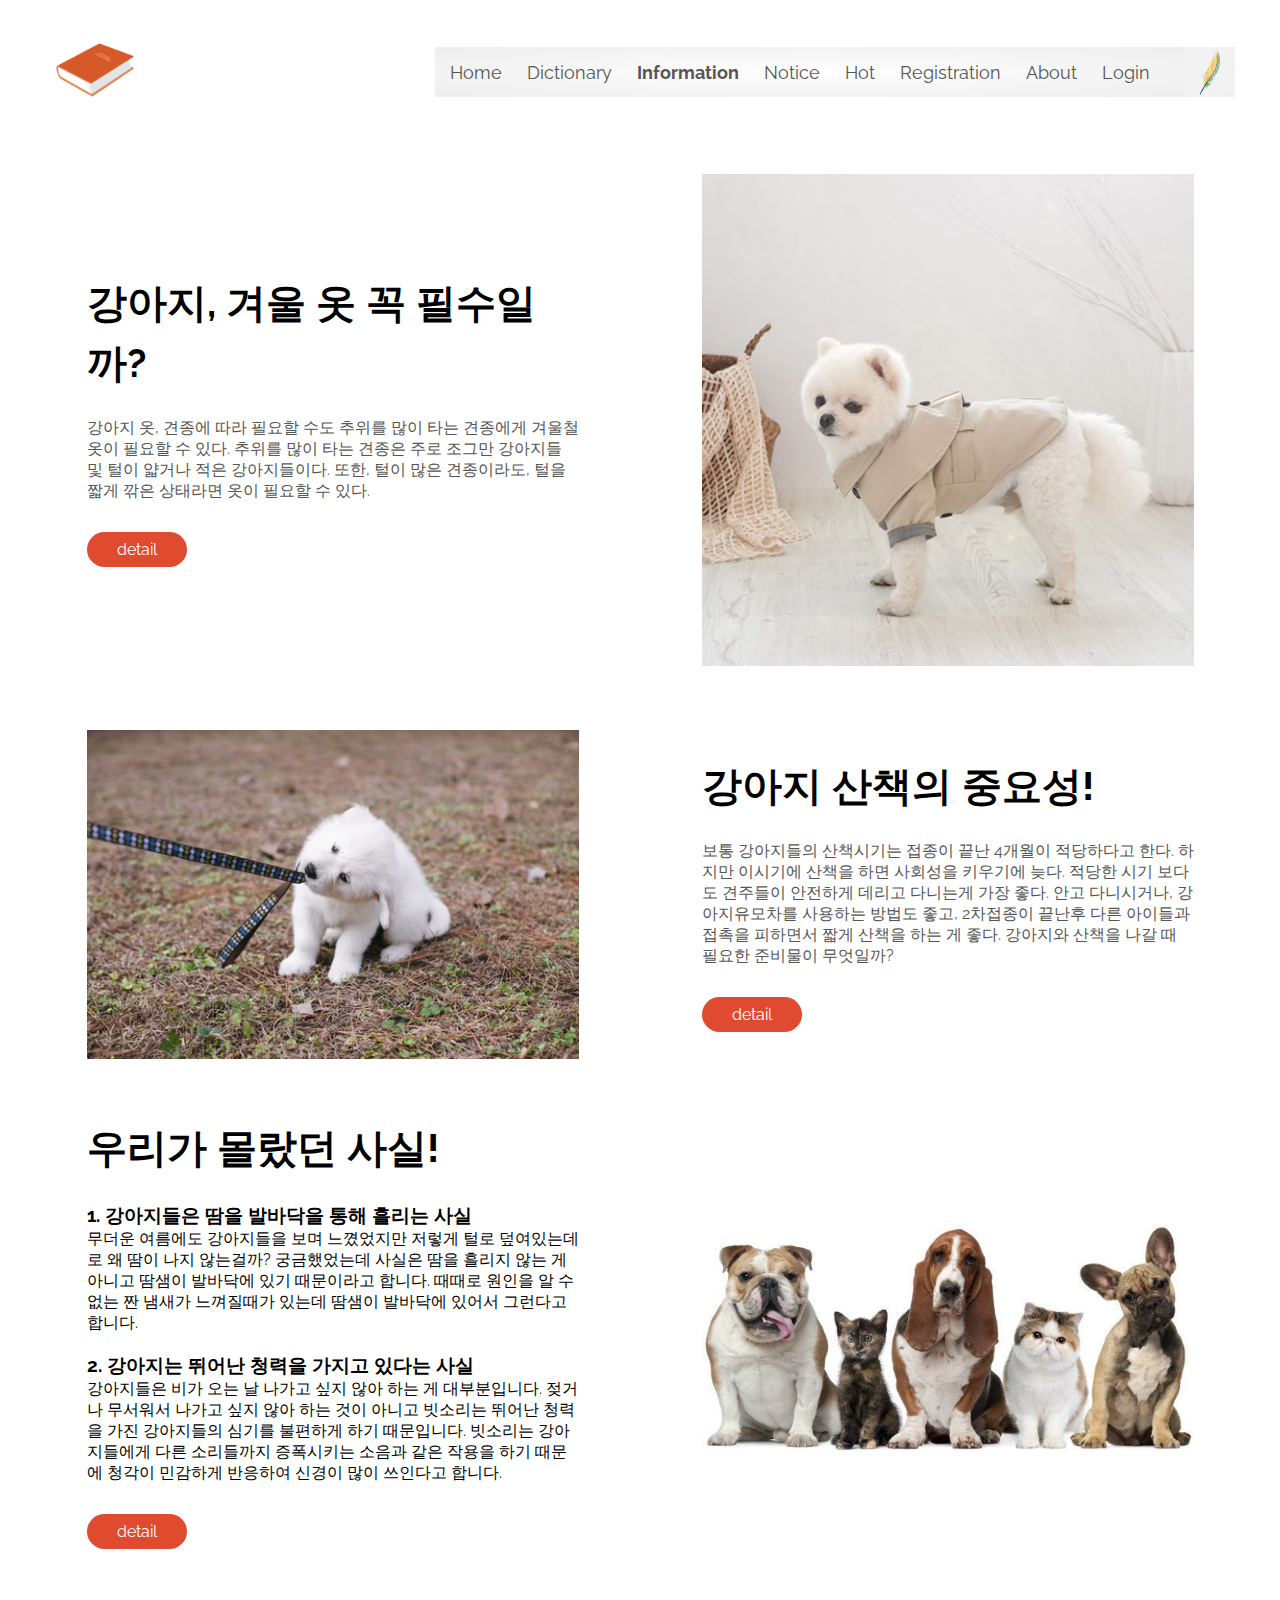
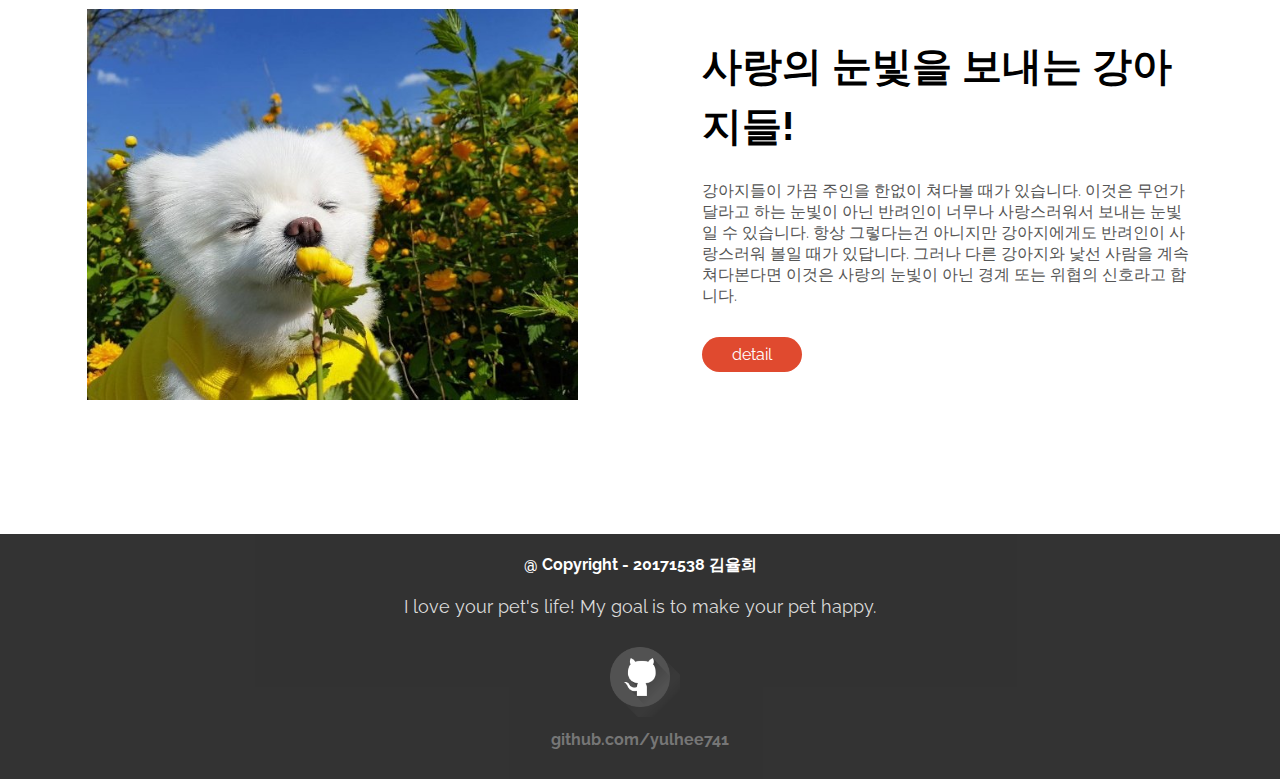
<file: information.html>
<!DOCTYPE html>
<html lang="en">
<head>
    <meta charset="UTF-8">
    <title>Luv Pet</title>
    <link rel="stylesheet" href="css/information.css">
    <link rel="preconnect" href="https://fonts.gstatic.com">
<link href="https://fonts.googleapis.com/css2?family=Raleway:ital,wght@0,300;0,600;1,300&display=swap" rel="stylesheet">
</head>
<body>

    <div class="header">
    <div class="container">
        <div class="navbar">
            <div class="logo">
                <a href="index.html"><img src="images/logo.png" width="100px"></a>
            </div>
            <nav>
                <ul>
                    <li><a href="index.html">Home</a></li>
                    <li><a href="dictionary.html">Dictionary</a></li>
                    <div class="dropdown">
                        <li style="font-weight: bold;"><a id="myBtn" class="dropbtn">Information</a></li>
                        <div id="myDropdown" class="dropdown-content">
                            <a href="information.html">Dog</a>
                            <a href="info_cat.html">Cat</a>
                            <a href="info_another.html">Another</a>
                          </div>
                    </div>  
                    <li><a href="notice.html">Notice</a></li>
                    <li><a href="hot.html">Hot</a></li>
                    <li><a href="registration.html">Registration</a></li>
                    <li><a href="about.html">About</a></li>
                    <li><a href="login.html">Login</a></li>
                </ul>
            </nav>
            <img src="images/pen.png" width="50px" height="50px">
        </div>
        <div class="row" style="margin-bottom: 100px;">
            <div class="col-2">
                <h1>강아지, 겨울 옷 꼭 필수일까?</h1>
                <p>
                    강아지 옷, 견종에 따라 필요할 수도 추위를 많이 타는 견종에게 겨울철 옷이 필요할 수 있다. 추위를 많이 타는 견종은 주로 조그만 강아지들 및 털이 얇거나 적은 강아지들이다. 또한, 털이 많은 견종이라도, 털을 짧게 깎은 상태라면 옷이 필요할 수 있다. 
                </p>
                <a href="https://mypetlife.co.kr/65165/" class="btn">detail</a>
            </div>
            <div class="col-2">
                <img src="images/info1.jpg">
            </div>
            <div class="col-2">
                <img src="images/info2.jpg">
            </div>
            <div class="col-2">
                <h1>강아지 산책의 중요성!</h1>
                <p>
                    보통 강아지들의 산책시기는 접종이 끝난 4개월이 적당하다고 한다. 하지만 이시기에 산책을 하면 사회성을 키우기에 늦다. 적당한 시기 보다도 견주들이 안전하게 데리고 다니는게 가장 좋다.
                    안고 다니시거나, 강아지유모차를 사용하는 방법도 좋고, 2차접종이 끝난후 다른 아이들과 접촉을 피하면서 짧게 산책을 하는 게 좋다.
                    강아지와 산책을 나갈 때 필요한 준비물이 무엇일까? 
                </p>
                <a href="https://www.dogmate.co.kr/blog/2019/04/25/" class="btn">detail</a>
            </div>

            <div class="col-2">
                <h1>우리가 몰랐던 사실!</h1>
                <p>
                    <p>
                        <h3>1. 강아지들은 땀을 발바닥을 통해 흘리는 사실 <br></h3>
                        무더운 여름에도 강아지들을 보며 느꼈었지만 저렇게 털로 덮여있는데로 왜 땀이 나지 않는걸까? 궁금했었는데 
                        사실은 땀을 흘리지 않는 게 아니고 땀샘이 발바닥에 있기 때문이라고 합니다.
                        때때로 원인을 알 수 없는 짠 냄새가 느껴질때가 있는데 땀샘이 발바닥에 있어서 그런다고합니다.
                    </p>
                    <br>
                    <p>
                        <h3>2. 강아지는 뛰어난 청력을 가지고 있다는 사실 <br></h3>
                        강아지들은 비가 오는 날 나가고 싶지 않아 하는 게 대부분입니다. 젖거나 무서워서 나가고 싶지 않아 하는 것이 아니고 
                        빗소리는 뛰어난 청력을 가진 강아지들의 심기를 불편하게 하기 때문입니다.
                        빗소리는 강아지들에게 다른 소리들까지 증폭시키는 소음과 같은 작용을 하기 때문에 
                        청각이 민감하게 반응하여 신경이 많이 쓰인다고 합니다.
                    </p>
                </p>
                <a href="https://dogmaru.co.kr/study/?q=YToxOntzOjEyOiJrZXl3b3JkX3R5cGUiO3M6MzoiYWxsIjt9&bmode=view&idx=1752210&t=board" class="btn">detail</a>
            </div>
            <div class="col-2">
                <img src="images/info4.jpg">
            </div>
            
            <div class="col-2">
                <img src="images/info3.jpg">
            </div>
            <div class="col-2">
                <h1>사랑의 눈빛을 보내는 강아지들!</h1>
                <p>
                    강아지들이 가끔 주인을 한없이 쳐다볼 때가 있습니다. 
                    이것은 무언가 달라고 하는 눈빛이 아닌 반려인이 너무나 사랑스러워서 보내는 눈빛일 수 있습니다.
                    항상 그렇다는건 아니지만 강아지에게도 반려인이 사랑스러워 볼일 때가 있답니다.
                    그러나 다른 강아지와 낯선 사람을 계속 쳐다본다면 이것은 사랑의 눈빛이 아닌 경계 또는 위협의 신호라고 합니다.
                </p>
                <a href="https://dogmaru.co.kr/study/?q=YToxOntzOjEyOiJrZXl3b3JkX3R5cGUiO3M6MzoiYWxsIjt9&bmode=view&idx=1752210&t=board" class="btn">detail</a>
            </div>

        </div>        
    </div>
</div>
    

    <div class="footer">
        <div class="container">
            <div class="row">
                <div class="footer-col-1">
                    <h3>@ Copyright - 20171538 김율희</h3>
                    <p>
                        I love your pet's life! My goal is to make your pet happy.
                    </p>
                </div>
            </div>
            <div class="footer-col-2">
                <a href="https://github.com/yulhee741"><img src="images/git.png"></a>
                <h3><a href="https://github.com/yulhee741">github.com/yulhee741</a></h3>
            </div>
        </div>
    </div>

    <script>
        document.getElementById("myBtn").onclick = function() {myFunction()};
        
        function myFunction() {
          document.getElementById("myDropdown").classList.toggle("show");
        }
    </script>
</body>
</html>
</file>
<file: css/about.css>
*{
    margin: 0;
    padding: 0;
    box-sizing:border-box;
}

body{
    font-family: 'Raleway', sans-serif;
}


.navbar{
    display: flex;
    align-items: center;
    padding: 20px;
}

nav{
    flex: 1;
    text-align: right;
    
}

nav ul{
    display: inline-block;
    list-style-type: none;
    background: radial-gradient(#fff,#ededed);
    height:50px;
    padding: 15px;
    font-size: 18px;   
}

nav ul li{
    display: inline-block;
    margin-right: 20px;
    
}

a{
    text-decoration: none;
    color: #555;
}

p{
    color: #555;
}

.dropdown {
    position: relative;
    display: inline-block;
}

.dropdown-content {
    display: none;
    position: absolute;
    background-color: #f9f9f9;
    min-width: 160px;
    overflow: auto;
    box-shadow: 0px 8px 16px 0px rgba(0,0,0,0.2);
    text-align: center;
}

.dropdown-content a {
    color: black;
    padding: 12px 16px;
    text-decoration: none;
    display: block;
}

.dropdown-content a:hover {background-color: #f1f1f1}

.show {display:block;}

.container{
    max-width: 1400px;
    margin: auto;
    padding-left: 25px;
    padding-right: 25px;
}

.container > .nav-top{
    max-width: 1400px;
}

.row-top{
    align-items: center;
    text-align: center;
}

.col-2 {
    flex-basis: 40%;
    min-width: 300px;
    text-align: center;
}

.col-2 img{
    width: 400px;
    height: auto;
    padding: 30px 0;
}

.col-2 h1{
    font-size: 40px;
    line-height: 60px;
    margin: 25px 0;
}

.btn{
    display: inline-block;
    background:#e04a2f;
    color: #fff;
    padding: 8px 30px;
    margin: 30px 0;
    border-radius: 30px;
    transition: background 0.5s;
}

.btn:hover{
    background: #474747; 
}

.row{
    align-items: center;
    flex-wrap: wrap;
    justify-content: space-around;
}

.small-container{
    max-width: 1200px;
    margin: auto;
    padding-left: 15px;
    padding-right: 15px;
}

.duboo{
    text-align: center;
    font-size: 18px;
    font-family: 'Nanum Gothic', sans-serif;
}

.footer{
    background: #000;
    color: lightgray;
    font-size: 14px;
    padding: 20px 0 10px;
    opacity: 0.8;

}

.footer p{
    color: lightgray;
    font-size: 18px;
    text-align: center;
}

.footer h3{
    text-align: center;
}

.footer-col-2 > a > img{
    width: 80px;
    margin-bottom: 10px;
}
.footer h3{
    color: #fff;
    margin-bottom:20px;
}

.footer-col-1, .footer-col-2 {
    min-width: 250px;
    margin-bottom: 20px;
}

.footer-col-2{
    flex: 1;
    text-align: center;
}
</file>
<file: css/dictionary.css>
*{
    margin: 0;
    padding: 0;
    box-sizing:border-box;
}

body{
    font-family: 'Raleway', sans-serif;
}


.navbar{
    display: flex;
    align-items: center;
    padding: 20px;
}

nav{
    flex: 1;
    text-align: right;
    
}

nav ul{
    display: inline-block;
    list-style-type: none;
    background: radial-gradient(#fff,#ededed);
    height:50px;
    padding: 15px;
    font-size: 18px;   
}

nav ul li{
    display: inline-block;
    margin-right: 20px;
    
}

a{
    text-decoration: none;
    color: #555;
}

p{
    color: #555;
}

.dropdown {
    position: relative;
    display: inline-block;
}

.dropdown-content {
    display: none;
    position: absolute;
    background-color: #f9f9f9;
    min-width: 160px;
    overflow: auto;
    box-shadow: 0px 8px 16px 0px rgba(0,0,0,0.2);
    text-align: center;
}

.dropdown-content a {
    color: black;
    padding: 12px 16px;
    text-decoration: none;
    display: block;
}

.dropdown-content a:hover {background-color: #f1f1f1}

.show {display:block;}

.container{
    max-width: 1400px;
    margin: auto;
    padding-left: 25px;
    padding-right: 25px;
}

.container > .nav-top{
    max-width: 1400px;
}

.row-top{
    align-items: center;
    text-align: center;
}

.col-2 {
    flex-basis: 50%;
    min-width: 300px;
}

.col-2 h1{
    font-size: 50px;
    line-height: 60px;
    margin: 25px 0;
}

.dog-section{
    text-align: center;
}

.inner-width{
    max-width: 1200px;
    margin:auto;
    padding:20px;
    color: #333;
    overflow: hidden;
}

.pe{
    float: left;
    width: calc(100% / 3);
    overflow: hidden;
    padding: 40px 0;
}

.pe img{
    width:350px;
    height: 270px;
    transition: 0.5s;
}

.pe img:hover{
    transform: scale(1.2);
}

.p-des{
    margin: 16px 0;
    text-align: left;
}

.p-name{
    font-style: italic;
    font-size:20px;
}



.footer{
    background: #000;
    color: lightgray;
    font-size: 14px;
    padding: 20px 0 10px;
    opacity: 0.8;

}

.footer p{
    color: lightgray;
    font-size: 18px;
    text-align: center;
}

.footer h3{
    text-align: center;
}

.footer-col-2 > a > img{
    width: 80px;
    margin-bottom: 10px;
}
.footer h3{
    color: #fff;
    margin-bottom:20px;
}

.footer-col-1, .footer-col-2 {
    min-width: 250px;
    margin-bottom: 20px;
}

.footer-col-2{
    flex: 1;
    text-align: center;
}
</file>
<file: css/hot.css>
*{
    margin: 0;
    padding: 0;
    box-sizing:border-box;
}

body{
    font-family: 'Raleway', sans-serif;
}


.navbar{
    display: flex;
    align-items: center;
    padding: 20px;
}

nav{
    flex: 1;
    text-align: right;
    
}

nav ul{
    display: inline-block;
    list-style-type: none;
    background: radial-gradient(#fff,#ededed);
    height:50px;
    padding: 15px;
    font-size: 18px;   
}

nav ul li{
    display: inline-block;
    margin-right: 20px;
    
}

a{
    text-decoration: none;
    color: #555;
}

p{
    color: #555;
}

.dropdown {
    position: relative;
    display: inline-block;
}

.dropdown-content {
    display: none;
    position: absolute;
    background-color: #f9f9f9;
    min-width: 160px;
    overflow: auto;
    box-shadow: 0px 8px 16px 0px rgba(0,0,0,0.2);
    text-align: center;
}

.dropdown-content a {
    color: black;
    padding: 12px 16px;
    text-decoration: none;
    display: block;
}

.dropdown-content a:hover {background-color: #f1f1f1}

.show {display:block;}

.container{
    max-width: 1400px;
    margin: auto;
    padding-left: 25px;
    padding-right: 25px;
}

.container > .nav-top{
    max-width: 1400px;
}

.row-top{
    align-items: center;
    text-align: center;
}

.col-2 {
    flex-basis: 50%;
    min-width: 300px;
}

.col-2 img{
    max-width: 100%;
    padding: 30px 0;
}

.col-2 h1{
    font-size: 50px;
    line-height: 60px;
    margin: 25px 0;
}

.item > img{
    width: 600px;
}

.btn{
    display: inline-block;
    background:#e04a2f;
    color: #fff;
    padding: 8px 30px;
    margin: 40px 0px;
    border-radius: 30px;
    transition: background 0.5s;
}

.btn:hover{
    background: #474747; 
}

.row{
    display: flex;
    align-items: center;
    flex-wrap: wrap;
    justify-content: space-around;
}

.small-container{
    max-width: 1200px;
    margin: auto;
    padding-left: 15px;
    padding-right: 15px;
}

.col-4{
    flex-basis: 25%;
    padding: 7px;
    min-width: 500px;
    margin-bottom: 50px;
    margin-right: 1px;
    box-shadow: 0 0 20px 0px rgba(0,0,0,0.1);
    cursor: poiner;
    transition: transform 0.5s;
    text-align: center;
}

.col-4 img{
    width: 100%;
}

.col-4:hover{
    transform: translateY(-10px);
}


.col-4 > a:hover{
    font-size: 17px;
    font-weight: bold;
}

.footer{
    background: #000;
    color: lightgray;
    font-size: 14px;
    padding: 20px 0 10px;
    opacity: 0.8;

}

.footer p{
    color: lightgray;
    font-size: 18px;
    text-align: center;
}

.footer h3{
    text-align: center;
}

.footer-col-2 > a > img{
    width: 80px;
    margin-bottom: 10px;
}
.footer h3{
    color: #fff;
    margin-bottom:20px;
}

.footer-col-1, .footer-col-2 {
    min-width: 250px;
    margin-bottom: 20px;
}

.footer-col-2{
    flex: 1;
    text-align: center;
}
</file>
<file: css/information.css>
*{
    margin: 0;
    padding: 0;
    box-sizing:border-box;
}

body{
    font-family: 'Raleway', sans-serif;
}


.navbar{
    display: flex;
    align-items: center;
    padding: 20px;
}

nav{
    flex: 1;
    text-align: right;
    
}

nav ul{
    display: inline-block;
    list-style-type: none;
    background: radial-gradient(#fff,#ededed);
    height:50px;
    padding: 15px;
    font-size: 18px;   
}

nav ul li{
    display: inline-block;
    margin-right: 20px;
    
}

a{
    text-decoration: none;
    color: #555;
}

p{
    color: #555;
}

.dropdown {
    position: relative;
    display: inline-block;
}

.dropdown-content {
    display: none;
    position: absolute;
    background-color: #f9f9f9;
    min-width: 160px;
    overflow: auto;
    box-shadow: 0px 8px 16px 0px rgba(0,0,0,0.2);
    text-align: center;
}

.dropdown-content a {
    color: black;
    padding: 12px 16px;
    text-decoration: none;
    display: block;
}

.dropdown-content a:hover {background-color: #f1f1f1}

.show {display:block;}

.container{
    max-width: 1400px;
    margin: auto;
    padding-left: 25px;
    padding-right: 25px;
}

.container > .nav-top{
    max-width: 1400px;
}

.row-top{
    align-items: center;
    text-align: center;
}

.col-2 {
    flex-basis: 40%;
    min-width: 300px;
}

.col-2 img{
    max-width: 100%;
    padding: 30px 0;
}

.col-2 h1{
    font-size: 40px;
    line-height: 60px;
    margin: 25px 0;
}

.btn{
    display: inline-block;
    background:#e04a2f;
    color: #fff;
    padding: 8px 30px;
    margin: 30px 0;
    border-radius: 30px;
    transition: background 0.5s;
}

.btn:hover{
    background: #474747; 
}

.row{
    display: flex;
    align-items: center;
    flex-wrap: wrap;
    justify-content: space-around;
}

.small-container{
    max-width: 1200px;
    margin: auto;
    padding-left: 15px;
    padding-right: 15px;
}

.footer{
    background: #000;
    color: lightgray;
    font-size: 14px;
    padding: 20px 0 10px;
    opacity: 0.8;

}

.footer p{
    color: lightgray;
    font-size: 18px;
    text-align: center;
}

.footer h3{
    text-align: center;
}

.footer-col-2 > a > img{
    width: 80px;
    margin-bottom: 10px;
}
.footer h3{
    color: #fff;
    margin-bottom:20px;
}

.footer-col-1, .footer-col-2 {
    min-width: 250px;
    margin-bottom: 20px;
}

.footer-col-2{
    flex: 1;
    text-align: center;
}
</file>
